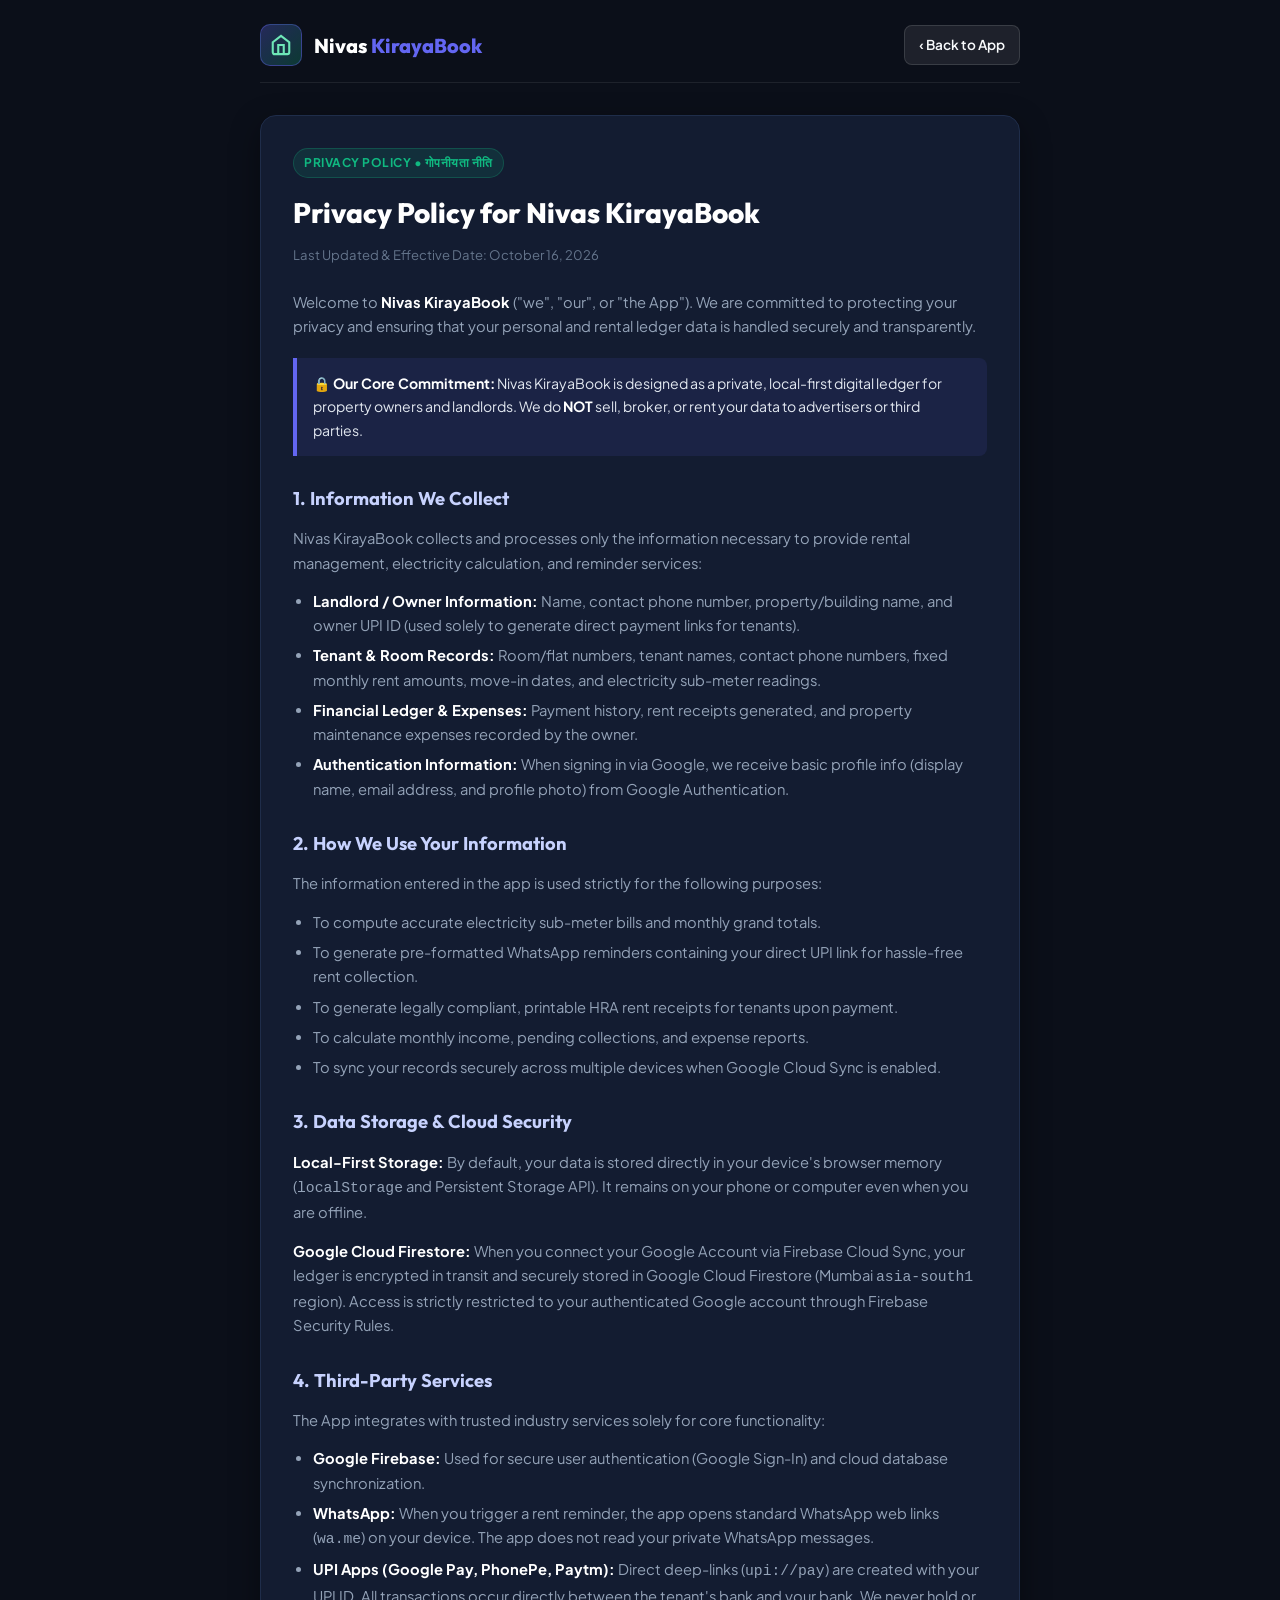
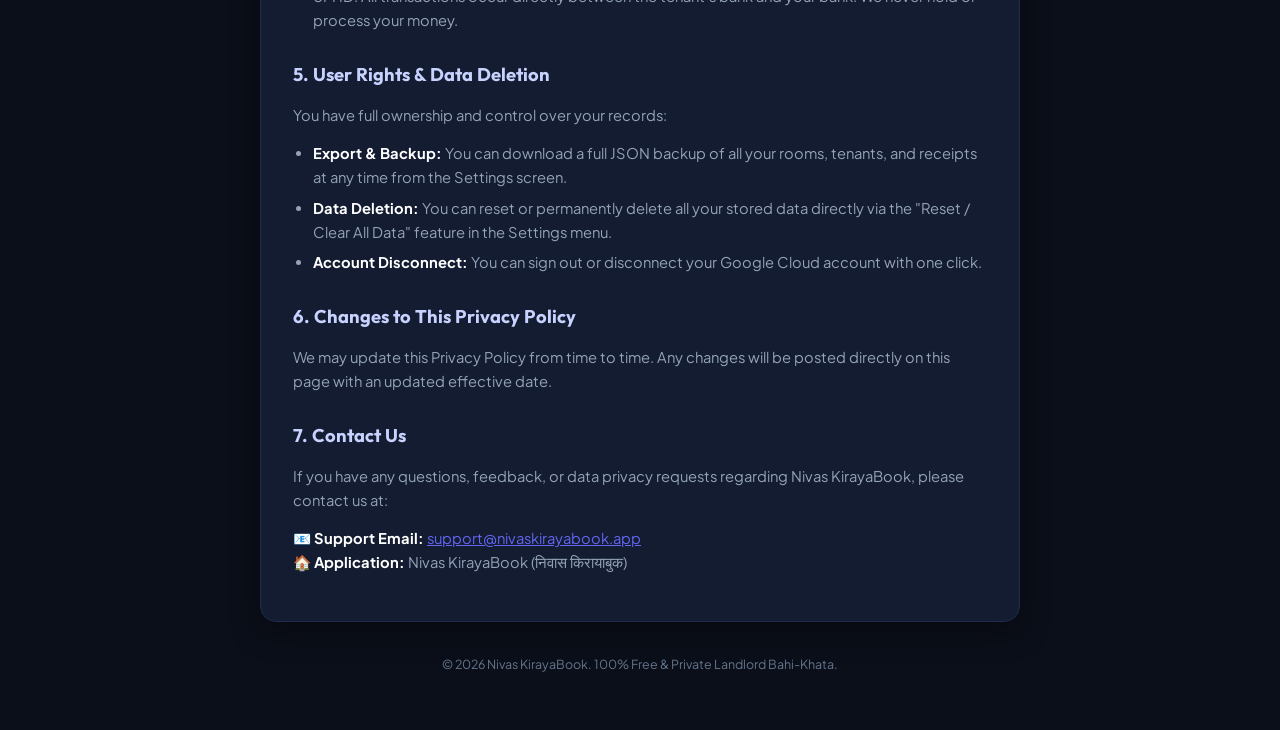
<file: privacy.html>
<!DOCTYPE html>
<html lang="en">
<head>
  <meta charset="UTF-8">
  <meta name="viewport" content="width=device-width, initial-scale=1.0, maximum-scale=1.0, user-scalable=no, viewport-fit=cover">
  <title>Privacy Policy | Nivas KirayaBook</title>
  <meta name="description" content="Privacy Policy for Nivas KirayaBook - Smart Landlord, Rent & Electricity Bill App.">
  <meta name="theme-color" content="#0B0F19">
  
  <!-- Google Fonts: Plus Jakarta Sans & Outfit -->
  <link rel="preconnect" href="https://fonts.googleapis.com">
  <link rel="preconnect" href="https://fonts.gstatic.com" crossorigin>
  <link href="https://fonts.googleapis.com/css2?family=Outfit:wght@500;600;700;800&family=Plus+Jakarta+Sans:wght@400;500;600;700&display=swap" rel="stylesheet">
  
  <link rel="icon" type="image/svg+xml" href="icon.svg">
  <link rel="apple-touch-icon" href="icon-192.png">
  <link rel="manifest" href="manifest.json">

  <style>
    :root {
      --bg-app: #0B0F19;
      --bg-card: #131C31;
      --border-card: #1F2D4A;
      --accent-primary: #4F46E5;
      --text-primary: #F8FAFC;
      --text-secondary: #94A3B8;
      --text-muted: #64748B;
      --font-display: 'Outfit', sans-serif;
      --font-body: 'Plus Jakarta Sans', sans-serif;
    }

    * {
      box-sizing: border-box;
      margin: 0;
      padding: 0;
    }

    body {
      background-color: var(--bg-app);
      color: var(--text-primary);
      font-family: var(--font-body);
      font-size: 15px;
      line-height: 1.65;
      padding: 24px 16px 60px;
      min-height: 100vh;
    }

    .container {
      max-width: 760px;
      margin: 0 auto;
    }

    .header-bar {
      display: flex;
      align-items: center;
      justify-content: space-between;
      margin-bottom: 32px;
      padding-bottom: 16px;
      border-bottom: 1px solid rgba(255, 255, 255, 0.08);
    }

    .brand-wrap {
      display: flex;
      align-items: center;
      gap: 12px;
    }

    .brand-logo {
      width: 42px;
      height: 42px;
      border-radius: 10px;
      display: flex;
      align-items: center;
      justify-content: center;
      background: linear-gradient(135deg, rgba(99, 102, 241, 0.3), rgba(16, 185, 129, 0.25));
      border: 1px solid rgba(99, 102, 241, 0.4);
      color: #6EE7B7;
    }

    .brand-title {
      font-family: var(--font-display);
      font-size: 1.25rem;
      font-weight: 800;
      color: #fff;
    }

    .brand-title span {
      color: #6366F1;
    }

    .btn-back {
      display: inline-flex;
      align-items: center;
      gap: 6px;
      padding: 8px 14px;
      border-radius: 8px;
      background: rgba(255, 255, 255, 0.08);
      color: var(--text-primary);
      text-decoration: none;
      font-size: 0.85rem;
      font-weight: 600;
      border: 1px solid rgba(255, 255, 255, 0.12);
      transition: background 0.2s;
    }

    .btn-back:hover {
      background: rgba(255, 255, 255, 0.15);
    }

    .policy-card {
      background: var(--bg-card);
      border: 1px solid var(--border-card);
      border-radius: 16px;
      padding: 32px;
      box-shadow: 0 10px 30px rgba(0, 0, 0, 0.4);
    }

    .policy-tag {
      display: inline-block;
      font-size: 0.75rem;
      font-weight: 700;
      text-transform: uppercase;
      letter-spacing: 0.5px;
      color: #10B981;
      background: rgba(16, 185, 129, 0.12);
      padding: 4px 10px;
      border-radius: 999px;
      margin-bottom: 12px;
      border: 1px solid rgba(16, 185, 129, 0.25);
    }

    h1 {
      font-family: var(--font-display);
      font-size: 1.75rem;
      font-weight: 800;
      margin-bottom: 8px;
      color: #fff;
    }

    .effective-date {
      font-size: 0.82rem;
      color: var(--text-muted);
      margin-bottom: 24px;
    }

    h2 {
      font-family: var(--font-display);
      font-size: 1.15rem;
      font-weight: 700;
      margin: 28px 0 12px;
      color: #C7D2FE;
      display: flex;
      align-items: center;
      gap: 8px;
    }

    p {
      color: var(--text-secondary);
      margin-bottom: 14px;
      font-size: 0.92rem;
    }

    ul {
      margin: 10px 0 18px 20px;
      color: var(--text-secondary);
      font-size: 0.92rem;
    }

    li {
      margin-bottom: 6px;
    }

    strong {
      color: #fff;
    }

    .highlight-box {
      background: rgba(99, 102, 241, 0.1);
      border-left: 4px solid #6366F1;
      padding: 14px 16px;
      border-radius: 0 8px 8px 0;
      margin: 20px 0;
      font-size: 0.88rem;
      color: #E2E8F0;
    }

    .footer-note {
      text-align: center;
      font-size: 0.78rem;
      color: var(--text-muted);
      margin-top: 32px;
    }

    @media (max-width: 600px) {
      body { padding: 16px 12px 40px; }
      .policy-card { padding: 20px 16px; }
      h1 { font-size: 1.4rem; }
    }
  </style>
</head>
<body>
  <div class="container">
    <header class="header-bar">
      <div class="brand-wrap">
        <div class="brand-logo">
          <svg width="22" height="22" viewBox="0 0 24 24" fill="none" stroke="currentColor" stroke-width="2.3">
            <path d="M3 9l9-7 9 7v11a2 2 0 0 1-2 2H5a2 2 0 0 1-2-2z"></path>
            <polyline points="9 22 9 12 15 12 15 22"></polyline>
          </svg>
        </div>
        <div class="brand-title">Nivas <span>KirayaBook</span></div>
      </div>
      <a href="index.html" class="btn-back">‹ Back to App</a>
    </header>

    <main class="policy-card">
      <span class="policy-tag">Privacy Policy • गोपनीयता नीति</span>
      <h1>Privacy Policy for Nivas KirayaBook</h1>
      <div class="effective-date">Last Updated &amp; Effective Date: October 16, 2026</div>

      <p>
        Welcome to <strong>Nivas KirayaBook</strong> ("we", "our", or "the App"). We are committed to protecting your privacy and ensuring that your personal and rental ledger data is handled securely and transparently.
      </p>

      <div class="highlight-box">
        🔒 <strong>Our Core Commitment:</strong> Nivas KirayaBook is designed as a private, local-first digital ledger for property owners and landlords. We do <strong>NOT</strong> sell, broker, or rent your data to advertisers or third parties.
      </div>

      <h2>1. Information We Collect</h2>
      <p>Nivas KirayaBook collects and processes only the information necessary to provide rental management, electricity calculation, and reminder services:</p>
      <ul>
        <li><strong>Landlord / Owner Information:</strong> Name, contact phone number, property/building name, and owner UPI ID (used solely to generate direct payment links for tenants).</li>
        <li><strong>Tenant &amp; Room Records:</strong> Room/flat numbers, tenant names, contact phone numbers, fixed monthly rent amounts, move-in dates, and electricity sub-meter readings.</li>
        <li><strong>Financial Ledger &amp; Expenses:</strong> Payment history, rent receipts generated, and property maintenance expenses recorded by the owner.</li>
        <li><strong>Authentication Information:</strong> When signing in via Google, we receive basic profile info (display name, email address, and profile photo) from Google Authentication.</li>
      </ul>

      <h2>2. How We Use Your Information</h2>
      <p>The information entered in the app is used strictly for the following purposes:</p>
      <ul>
        <li>To compute accurate electricity sub-meter bills and monthly grand totals.</li>
        <li>To generate pre-formatted WhatsApp reminders containing your direct UPI link for hassle-free rent collection.</li>
        <li>To generate legally compliant, printable HRA rent receipts for tenants upon payment.</li>
        <li>To calculate monthly income, pending collections, and expense reports.</li>
        <li>To sync your records securely across multiple devices when Google Cloud Sync is enabled.</li>
      </ul>

      <h2>3. Data Storage &amp; Cloud Security</h2>
      <p>
        <strong>Local-First Storage:</strong> By default, your data is stored directly in your device's browser memory (<code>localStorage</code> and Persistent Storage API). It remains on your phone or computer even when you are offline.
      </p>
      <p>
        <strong>Google Cloud Firestore:</strong> When you connect your Google Account via Firebase Cloud Sync, your ledger is encrypted in transit and securely stored in Google Cloud Firestore (Mumbai <code>asia-south1</code> region). Access is strictly restricted to your authenticated Google account through Firebase Security Rules.
      </p>

      <h2>4. Third-Party Services</h2>
      <p>The App integrates with trusted industry services solely for core functionality:</p>
      <ul>
        <li><strong>Google Firebase:</strong> Used for secure user authentication (Google Sign-In) and cloud database synchronization.</li>
        <li><strong>WhatsApp:</strong> When you trigger a rent reminder, the app opens standard WhatsApp web links (<code>wa.me</code>) on your device. The app does not read your private WhatsApp messages.</li>
        <li><strong>UPI Apps (Google Pay, PhonePe, Paytm):</strong> Direct deep-links (<code>upi://pay</code>) are created with your UPI ID. All transactions occur directly between the tenant's bank and your bank. We never hold or process your money.</li>
      </ul>

      <h2>5. User Rights &amp; Data Deletion</h2>
      <p>You have full ownership and control over your records:</p>
      <ul>
        <li><strong>Export &amp; Backup:</strong> You can download a full JSON backup of all your rooms, tenants, and receipts at any time from the Settings screen.</li>
        <li><strong>Data Deletion:</strong> You can reset or permanently delete all your stored data directly via the "Reset / Clear All Data" feature in the Settings menu.</li>
        <li><strong>Account Disconnect:</strong> You can sign out or disconnect your Google Cloud account with one click.</li>
      </ul>

      <h2>6. Changes to This Privacy Policy</h2>
      <p>
        We may update this Privacy Policy from time to time. Any changes will be posted directly on this page with an updated effective date.
      </p>

      <h2>7. Contact Us</h2>
      <p>
        If you have any questions, feedback, or data privacy requests regarding Nivas KirayaBook, please contact us at:
      </p>
      <p>
        📧 <strong>Support Email:</strong> <a href="mailto:support@nivaskirayabook.app" style="color: #6366F1;">support@nivaskirayabook.app</a><br>
        🏠 <strong>Application:</strong> Nivas KirayaBook (निवास किरायाबुक)
      </p>
    </main>

    <footer class="footer-note">
      &copy; 2026 Nivas KirayaBook. 100% Free &amp; Private Landlord Bahi-Khata.
    </footer>
  </div>
</body>
</html>
</file>
